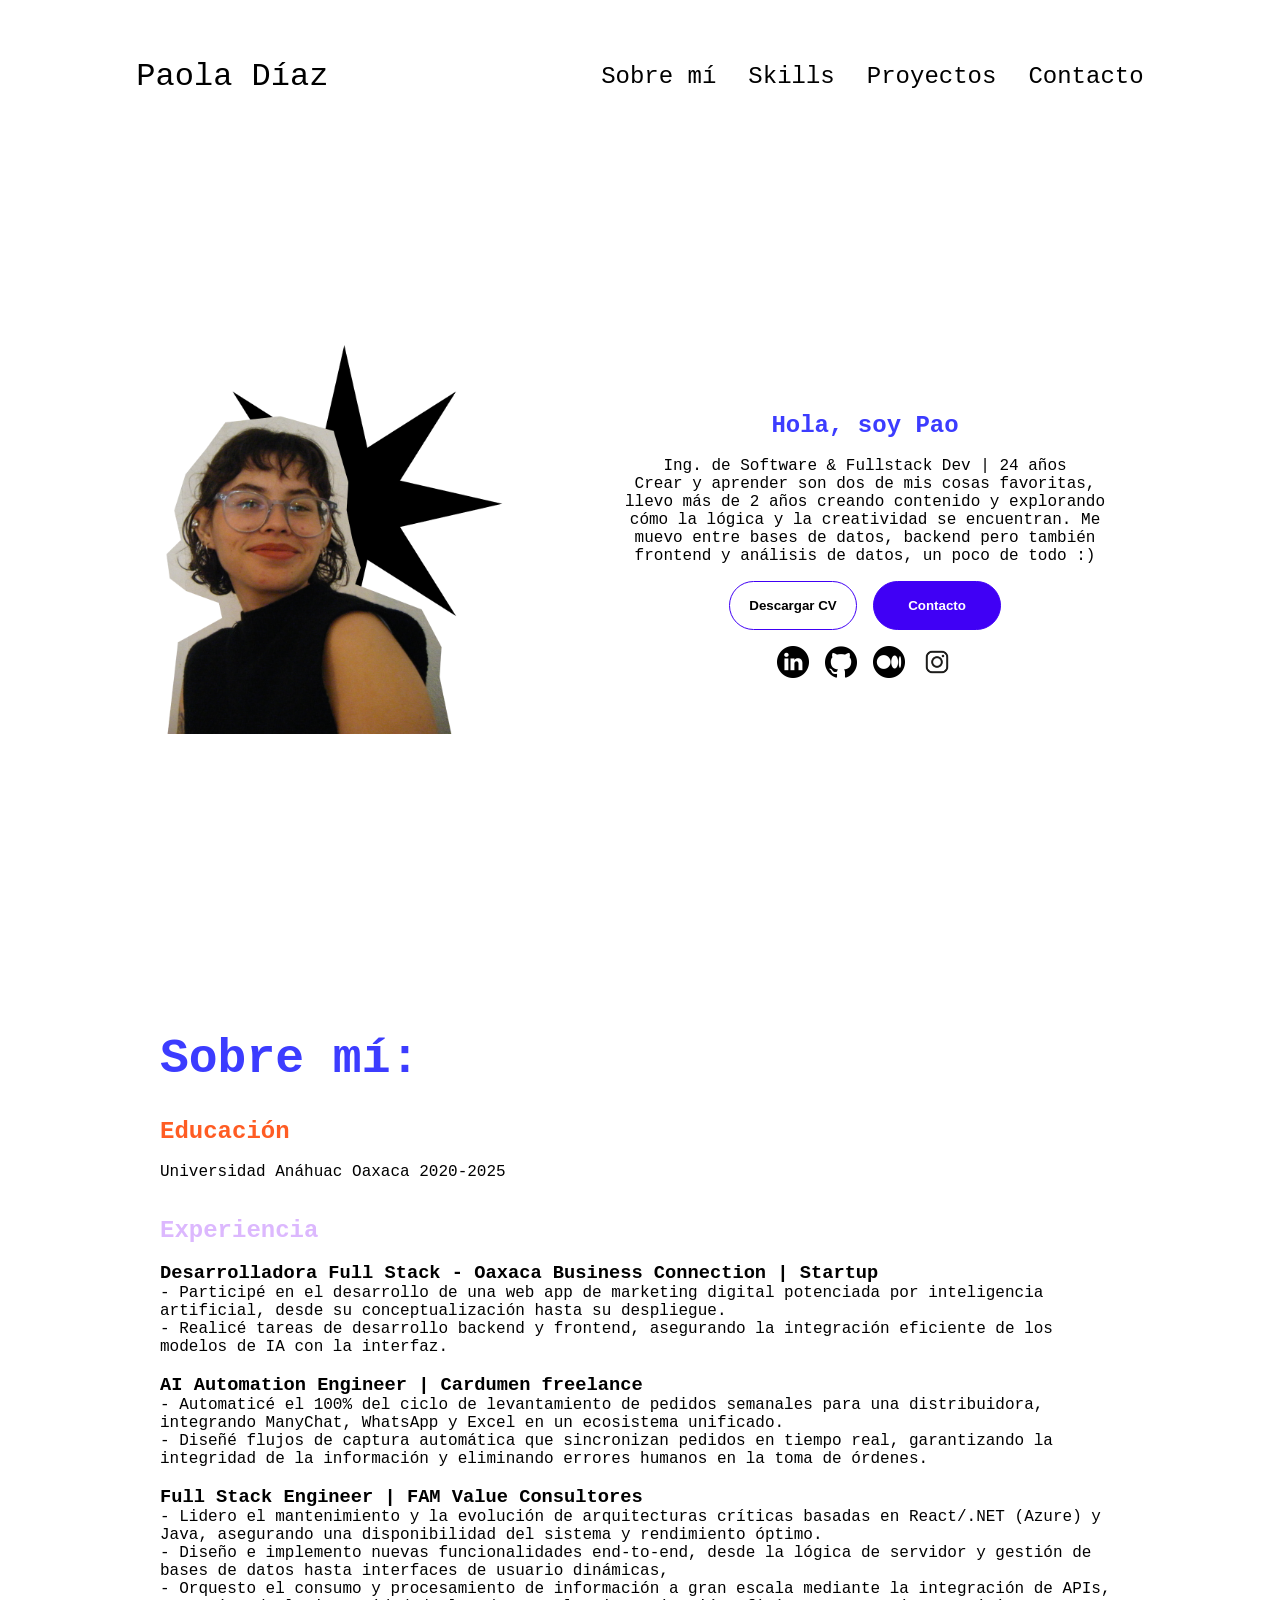
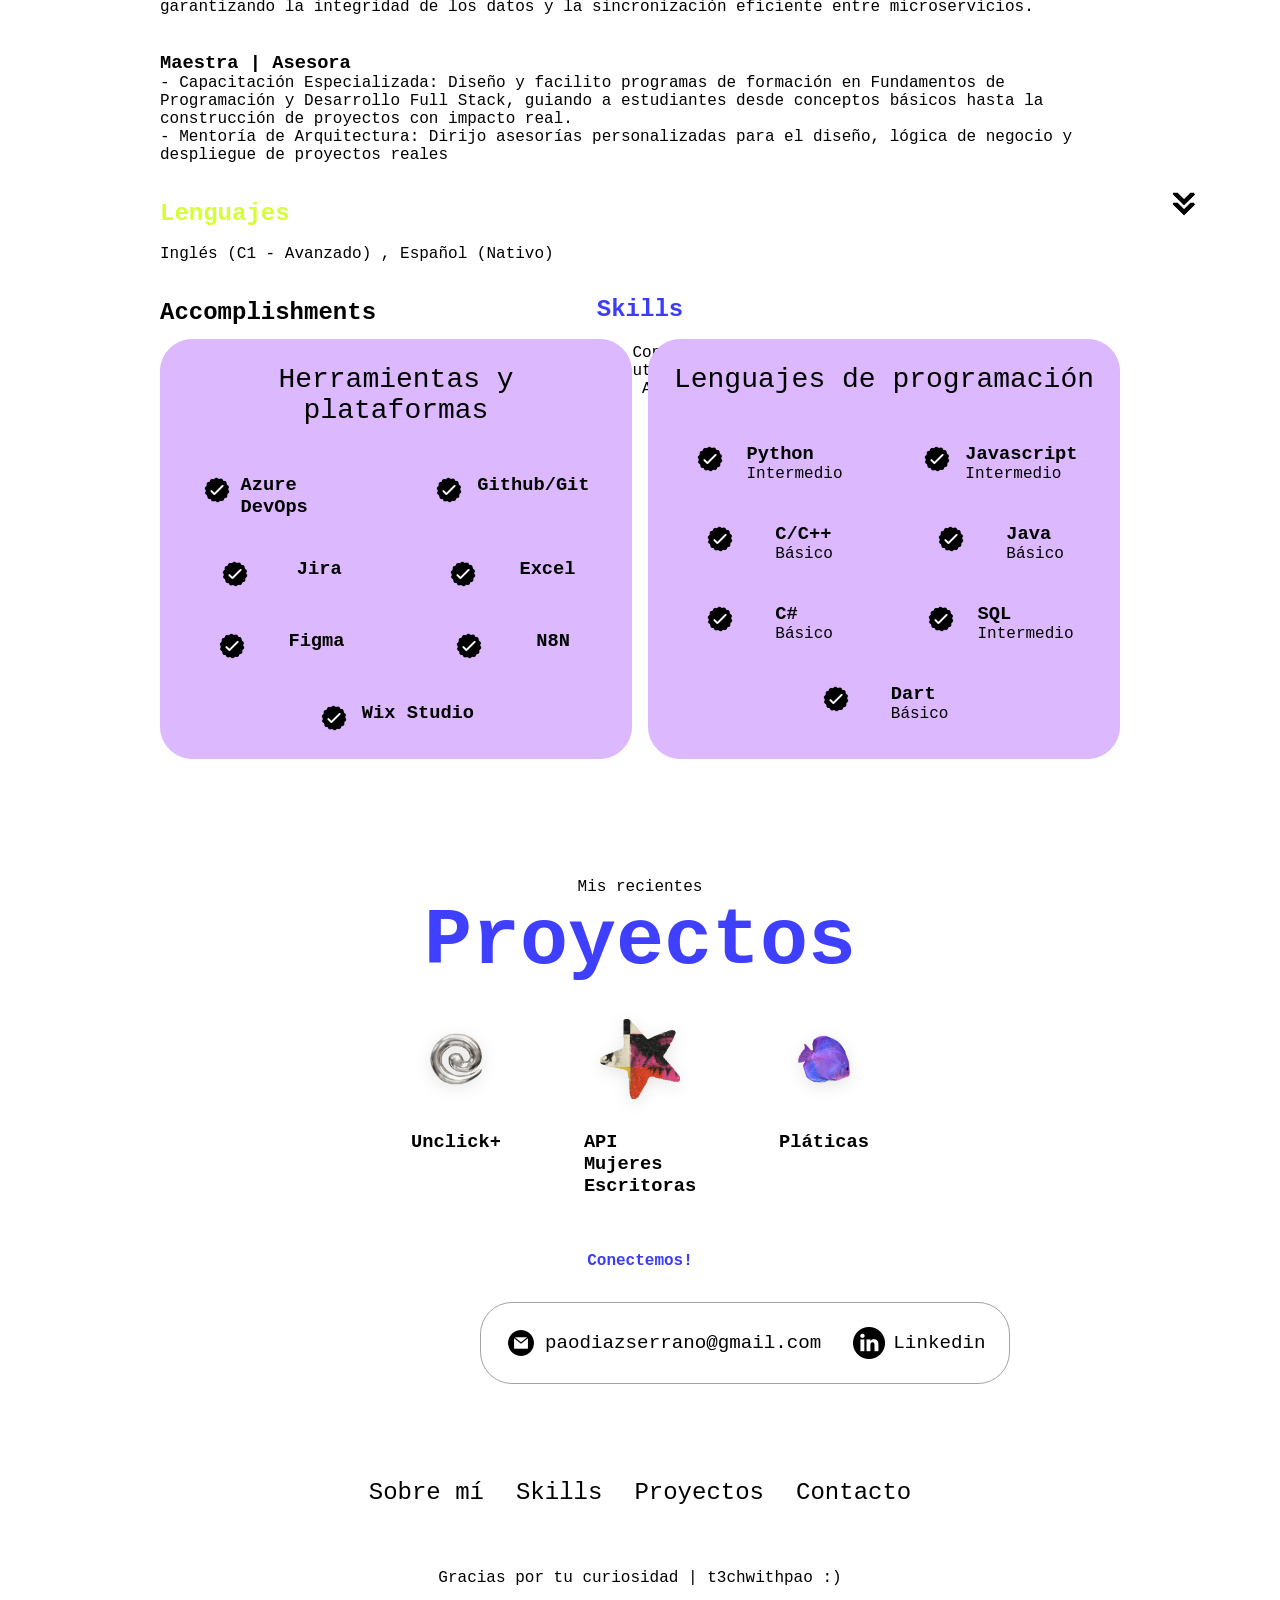
<file: index.html>
<!DOCTYPE html>
<html lang="en">
<head>
    <meta charset="UTF-8">
    <meta name="viewport" content="width=device-width, initial-scale=1.0">
    <title>My portfolio</title>
    <link rel="stylesheet" href="style.css">
    <link rel="stylesheet" href="mediaqueries.css">
   <link rel="icon" href="./assets/star.png" type="image/png">
</head>
<body>
  <nav id="desktop-nav">
    <div class="logo">Paola Díaz</div>
    <div>
      <ul class="nav-links">
        <li><a href="#about">Sobre mí</a></li>
        <li><a href="#skills">Skills</a></li>
        <li><a href="#projects">Proyectos</a></li>
        <li><a href="#contact">Contacto</a></li>
      </ul>
    </div>
  </nav>
    <nav id="hamburger-nav">
      <div class="logo">Paola Díaz</div>
      <div class="hamburger-menu">
        <div class="hamburger-icon" onclick="toggleMenu()">
          <span></span>
          <span></span>
          <span></span>
        </div>
        <div class="menu-links">
          <li><a href="#about" onclick="toggleMenu()">Sobre mí</a></li>
          <li><a href="#experience" onclick="toggleMenu()">Experiencia</a></li>
          <li><a href="#projects" onclick="toggleMenu()">Proyectos</a></li>
          <li><a href="#contact" onclick="toggleMenu()">Contacto</a></li>
        </div>
      </div>
    </nav>
    <section id="profile">
        <div class="section__pic-container">
            <img src="./assets/pp.png" alt="Paola Díaz profile picture"/>
        </div>
        <div class="section__text">
            <h1 class="title">Hola, soy Pao</h1>
            <br>
            <p class="section__text__p2">

                Ing. de Software & Fullstack Dev | 24 años
              <br>
              Crear y aprender son dos de mis cosas favoritas, llevo más de 2 años creando contenido y explorando cómo la lógica y la creatividad se encuentran.
              Me muevo entre bases de datos, backend pero también frontend y análisis de datos, un poco de todo :)
          </p>
            <div class="btn-container">
                <button class="btn btn-color-2" onclick="window.open('./assets/PaolaDiaz_CV.pdf')">
                    Descargar CV
                </button>            
            <button class="btn btn-color-1"  onclick="location.href='./#contact' "">
                Contacto
            </button>
            </div>
    <div id="socials-container">
        <img src="./assets/linkedin.png" alt="my linkedin profile" class="icon" onclick="redirectTolinkedin()">
        <img src="./assets/github.png" alt="my github profile" class="icon" onclick="redirectToGitHub()">
        <img src="./assets/medium.png" alt="my Medium profile" class="icon" onClick="redirectToMedium()">
        <img src="./assets/ig.png" alt="my Instagram profile" class="icon" onClick="redirectToInstagram()">
    </div>
    </div>
    </section>

    <section id="about">
      <div class="container1-about">
        <!-- Title -->
        <h1 class="title-cv">Sobre mí:</h1>

        <!-- Education Section -->
            <h2 class="education-title">Educación</h2>
            <br>
            <p class="education-detail">Universidad Anáhuac Oaxaca 2020-2025</p>
            <br>
            <br>

        <!-- Experience Section -->
            <h2 class="experience-title">Experiencia</h2>
            <br>
          <div>
                <h3>Desarrolladora Full Stack - Oaxaca Business Connection | Startup</h3>
                <p>
                    - Participé en el desarrollo de una web app de marketing digital potenciada por inteligencia
                    artificial, desde su conceptualización hasta su despliegue.
                    <br>
                    - Realicé tareas de desarrollo backend y frontend, asegurando la integración eficiente de los
                    modelos de IA con la interfaz.
                </p>
                <br>
            </div>
            <div>
                <h3>AI Automation Engineer | Cardumen freelance</h3>
                <p>
                    - Automaticé el 100% del ciclo de levantamiento de pedidos semanales para una distribuidora, integrando ManyChat, WhatsApp y Excel en un ecosistema unificado.
                    <br>
                    - Diseñé flujos de captura automática que sincronizan pedidos en tiempo real, garantizando la integridad de la información y eliminando errores humanos en la toma de órdenes.
                </p>
                <br>
            </div>
            <div>
                <h3>Full Stack Engineer | FAM Value Consultores</h3>
                <p>
                    - Lidero el mantenimiento y la evolución de arquitecturas críticas basadas en React/.NET (Azure) y Java, asegurando una disponibilidad del sistema y rendimiento óptimo.
                    <br>
                    - Diseño e implemento nuevas funcionalidades end-to-end, desde la lógica de servidor y gestión de bases de datos hasta interfaces de usuario dinámicas,
                    <br>
                    - Orquesto el consumo y procesamiento de información a gran escala mediante la integración de APIs, garantizando la integridad de los datos y la sincronización eficiente entre microservicios.
                </p>
                <br>
                <br>
            </div>
            <div>
                <h3>Maestra | Asesora</h3>
                <p>
                  - Capacitación Especializada: Diseño y facilito programas de formación en Fundamentos de Programación y Desarrollo Full Stack, guiando a estudiantes desde conceptos básicos hasta la construcción de proyectos con impacto real.
                  <br>
                  - Mentoría de Arquitectura: Dirijo asesorías personalizadas para el diseño, lógica de negocio y despliegue de proyectos reales
                </p>
                <br>
                <br>
            </div>
        <!-- Languages -->
            <h2 class="languages-title">Lenguajes</h2>
            <br>
            <p>Inglés (C1 - Avanzado) , Español (Nativo)</p>
            <br>
            <br>

        <!-- Accomplishments Section -->
            <h2>Accomplishments</h2>
            <br>
            <ul>
                <li id="li-accomplishments">ICPC - International Collegiate Programming Contest (2021)</li>
                <li id="li-accomplishments">Vice President of ACM-W Association for Computing Machinery for Women (2022)</li>
                <li id="li-accomplishments">Founder of the first Congress in Universidad Anáhuac Oaxaca “MIA” to empower women in STEM (2021-2023)</li>
            </ul>
    </div>
        <img src="./assets/arrow.png" alt="Arrow icon" class="icon arrow"
        onclick="location.href='./#skills' " >
    </section>

    <section id="skills">
        <h1 class="title">Skills</h1>
        <div class="skills-details-container">
          <div class="about-containers">
            <div class="details-container">
              <h2 class="skills-sub-title">Herramientas y plataformas</h2>
              <div class="article-container">
                <article>
                  <img
                    src="./assets/checkmark.png"
                    alt="Experience icon"
                    class="icon"
                  />
                  <div>
                    <h3>Azure DevOps</h3>
                  </div>
                </article>
                <article>
                  <img
                    src="./assets/checkmark.png"
                    alt="Experience icon"
                    class="icon"
                  />
                  <div>
                    <h3>Github/Git</h3>
                  </div>
                </article>
                <article>
                  <img
                    src="./assets/checkmark.png"
                    alt="Experience icon"
                    class="icon"
                  />
                  <div>
                    <h3>Jira</h3>
                  </div>
                </article>
                <article>
                  <img
                    src="./assets/checkmark.png"
                    alt="Experience icon"
                    class="icon"
                  />
                  <div>
                    <h3>Excel</h3>
                  </div>
                </article>
                <article>
                  <img
                    src="./assets/checkmark.png"
                    alt="Experience icon"
                    class="icon"
                  />
                  <div>
                    <h3>Figma</h3>
                  </div>
                </article>
                <article>
                  <img
                    src="./assets/checkmark.png"
                    alt="Experience icon"
                    class="icon"
                  />
                  <div>
                    <h3>N8N</h3>
                  </div>
                </article>
                <article>
                  <img
                    src="./assets/checkmark.png"
                    alt="Experience icon"
                    class="icon"
                  />
                  <div>
                    <h3>Wix Studio</h3>
                  </div>
                </article>
              </div>
            </div>
            <div class="details-container">
              <h2 class="skills-sub-title">Lenguajes de programación</h2>
              <div class="article-container">
                <article>
                  <img
                    src="./assets/checkmark.png"
                    alt="Experience icon"
                    class="icon"
                  />
                  <div>
                    <h3>Python</h3>
                    <p>Intermedio</p>
                  </div>
                </article>
                <article>
                  <img
                    src="./assets/checkmark.png"
                    alt="Experience icon"
                    class="icon"
                  />
                  <div>
                    <h3>Javascript</h3>
                    <p>Intermedio</p>
                  </div>
                </article>
                <article>
                  <img
                    src="./assets/checkmark.png"
                    alt="Experience icon"
                    class="icon"
                  />
                  <div>
                    <h3>C/C++</h3>
                    <p>Básico</p>
                  </div>
                </article>
                <article>
                  <img
                    src="./assets/checkmark.png"
                    alt="Experience icon"
                    class="icon"
                  />
                  <div>
                    <h3>Java</h3>
                    <p>Básico</p>
                  </div>
                </article>
                <article>
                  <img
                    src="./assets/checkmark.png"
                    alt="Experience icon"
                    class="icon"
                  />
                  <div>
                    <h3>C#</h3>
                    <p>Básico</p>
                  </div>
                </article>
                <article>
                  <img
                    src="./assets/checkmark.png"
                    alt="Experience icon"
                    class="icon"
                  />
                  <div>
                    <h3>SQL</h3>
                    <p>Intermedio</p>
                  </div>
                </article>
                <article>
                  <img
                    src="./assets/checkmark.png"
                    alt="Experience icon"
                    class="icon"
                  />
                  <div>
                    <h3>Dart</h3>
                    <p>Básico</p>
                  </div>
                </article>
              </div>
              
            </div>
            
          </div>
        </div>

<section id="projects">
  <div class="projects-container">
    <p class="section__text__p1">Mis recientes</p>
    <h1 id="title-projects">Proyectos</h1>
    
    <div class="projects-grid">
      <a href="https://paodiazs.github.io/unclick/" class="project-card" target="_blank">
        <img src="./assets/spiral.png" alt="Icono TuriOax" class="project-icon-img">
        <h3 class="project-title">Unclick+</h3>
      </a>

      <a href="https://t3chwithpao.my.canva.site/mujeres-escritoras-api" class="project-card" target="_blank">
        <img src="./assets/star1.png" alt="Icono Afrodia" class="project-icon-img">
        <h3 class="project-title">API Mujeres Escritoras</h3>
      </a>

      <a href="platicas.html" class="project-card" target="_blank">
        <img src="./assets/pez.png" alt="Icono Pandas" class="project-icon-img">
        <h3 class="project-title">Pláticas</h3>
      </a>

    </div>
  </div>



      <section id="contact">
        <h1 class="title">Conectemos!</h1>
        <div class="contact-info-upper-container">
            <div class="contact-info-container">
                <img src="./assets/email.png" alt="email icon" class="icon contact-icon">
                <p><a href="mailto:paodiazserrano@gmail.com">paodiazserrano@gmail.com</a></p>
            </div>
            <div class="contact-info-container">
                <img src="./assets/linkedin.png" alt="linkedin icon" class="icon contact-icon">
                <p><a href="https://www.linkedin.com/in/paola-diaz-ser" target="_blank">Linkedin</a></p>
            </div>
        </div>
      </section>
<footer>
    <nav>
        <div class="nav-links-container">
            <ul class="nav-links">
                <li><a href="#about">Sobre mí</a></li>
                <li><a href="#skills">Skills</a></li>
                <li><a href="#projects">Proyectos</a></li>
                <li><a href="#contact">Contacto</a></li>
            </ul>
        </div>
    </nav>
    
    <p>Gracias por tu curiosidad | t3chwithpao :) </p>
</footer>

    <script src="script.js"></script>

</body>
</html>
</file>
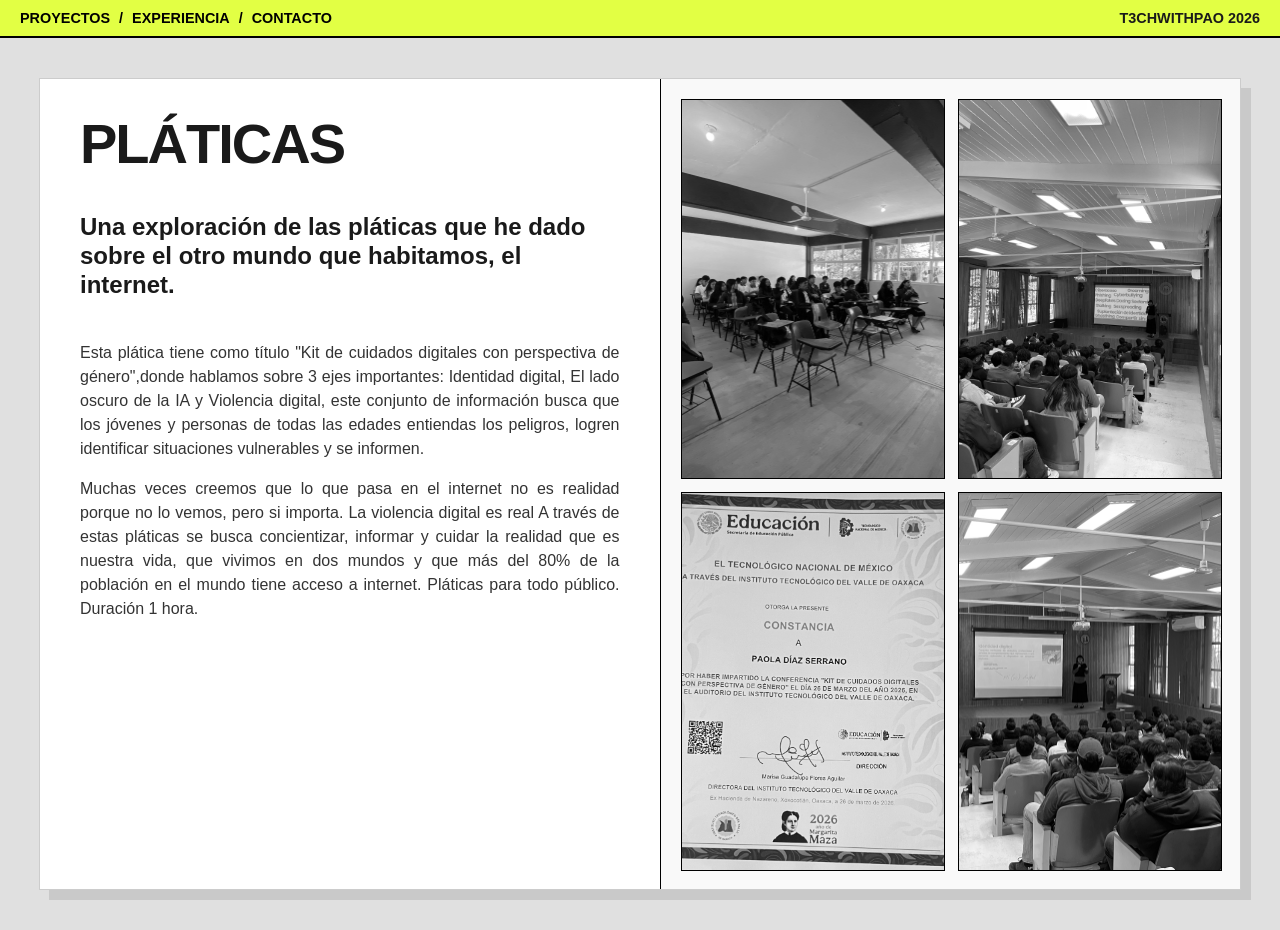
<file: platicas.html>
<!DOCTYPE html>
<html lang="es">
<head>
    <meta charset="UTF-8">
    <meta name="viewport" content="width=device-width, initial-scale=1.0">
    <title>Diseño Editorial Moderno</title>
    <style>
        /* Estilos generales inspirados en el diseño proporcionado */
        body {
            margin: 0;
            padding: 0;
            font-family: 'Helvetica Neue', Helvetica, Arial, sans-serif;
            background-color: #e0e0e0; /* Gris de fondo */
            color: #1a1a1a;
        }

        /* Barra superior amarilla vibrante */
        .top-bar {
            background-color: #e2ff44; 
            padding: 10px 20px;
            display: flex;
            justify-content: space-between;
            align-items: center;
            font-weight: bold;
            text-transform: uppercase;
            font-size: 0.9rem;
            border-bottom: 2px solid #000;
        }

        .main-container {
            display: flex;
            min-height: 90vh;
            background-color: #fff;
            max-width: 1200px;
            margin: 40px auto;
            border: 1px solid #ccc;
            box-shadow: 10px 10px 0px rgba(0,0,0,0.1);
        }

        /* Sección de Texto (Izquierda) */
        .text-section {
            flex: 1;
            padding: 40px;
            border-right: 1.5px solid #000;
            display: flex;
            flex-direction: column;
        }

        h1 {
            font-size: 3.5rem;
            line-height: 0.9;
            margin: 0 0 20px 0;
            text-transform: uppercase;
            letter-spacing: -2px;
            font-weight: 900;
        }

        .description {
            font-size: 1.5rem;
            font-weight: bold;
            margin-bottom: 25px;
            line-height: 1.2;
        }

        .long-text {
            font-size: 1rem;
            line-height: 1.5;
            color: #333;
            text-align: justify;
        }

        /* Sección de Collage (Derecha) */
        .image-section {
            flex: 1;
            background-color: #f9f9f9;
            display: grid;
            grid-template-columns: repeat(2, 1fr);
            grid-template-rows: repeat(2, 1fr);
            gap: 15px;
            padding: 20px;
        }

        .image-section img {
            width: 100%;
            height: 100%;
            object-fit: cover;
            filter: grayscale(100%); /* Efecto blanco y negro como la foto */
            transition: filter 0.3s ease;
            border: 1px solid #000;
        }

        .image-section img:hover {
            filter: grayscale(0%);
        }

        /* Responsive */
        @media (max-width: 850px) {
            .main-container {
                flex-direction: column;
                margin: 10px;
            }
            .text-section {
                border-right: none;
                border-bottom: 1.5px solid #000;
            }
            h1 { font-size: 2.5rem; }
        }

        /* Esto asegura que el enlace se vea igual siempre */
.nav-link, .nav-link:visited, .nav-link:active {
    text-decoration: none;
    color: #000000; /* O el color que prefieras (negro en este caso) */
}

/* Opcional: un efecto visual solo cuando pasas el mouse por encima */
.nav-link:hover {
    color: #555555; 
}

.nav-links {
    display: flex;
    gap: 10px; /* Aquí controlas el espacio exacto entre palabras y barras */
    align-items: center;
}

.separator {
    color: #000;
    font-weight: bold;    margin: 0 -1px; 
}
    
</style>
</head>
<body>

    <div class="top-bar">
        <div class="nav-links">      
        <a href="index.html#projects" class="nav-link">PROYECTOS</a>
        <span class="separator">/</span>
        <a href="index.html#experience" class="nav-link">EXPERIENCIA </a>    
        <span class="separator">/</span>
        <a href="index.html#contact" class="nav-link">CONTACTO </a>    
        </div> 


<div>t3chwithpao 2026</div>
    </div>

    <main class="main-container">
        <!-- Sección de contenido -->
        <section class="text-section">
            <h1>Pláticas</h1>
            <p class="description">Una exploración de las pláticas que he dado sobre el otro mundo que habitamos, el internet.</p>
            
            <div class="long-text">
                <p>
                    Esta plática tiene como título "Kit de cuidados digitales con perspectiva de género",donde hablamos
                    sobre 3 ejes importantes: Identidad digital, El lado oscuro de la IA y Violencia digital, este conjunto de información 
                    busca que los jóvenes y personas de todas las edades entiendas los peligros, logren identificar situaciones vulnerables y se informen.
                </p>
                <p>
                    Muchas veces creemos que lo que pasa en el internet no es realidad porque no lo vemos, pero si importa.
                    La violencia digital es real
                    A través de estas pláticas se busca concientizar, informar y cuidar la realidad que es nuestra vida, que vivimos en dos mundos y que más del 80% de la 
                    población en el mundo tiene acceso a internet.

                    Pláticas para todo público.
                    Duración 1 hora.

            </div>
        </section>

        <!-- Sección de Collage -->
        <section class="image-section">
            <img src="./assets/platica_cobao.jpeg" alt="Imagen 1">
            <img src="./assets/platica_itvo.jpeg" alt="Imagen 2">
            <img src="./assets/constancia_platica.jpeg" alt="Imagen 3">
            <img src="./assets/platica_itvo2.jpeg" alt="Imagen 4">
        </section>
    </main>

</body>
</html>
</file>
<file: style.css>
/*           GENERAL            */

@import url("https://fonts.googleapis.com/css2?family=Poppins:wght@300;400;500;600&display=swap");

* {
  margin: 0;
  padding: 0;
}



body {
  font-family: "JetBrains", monospace;
}

html {
        /*when we click a link it doesn´t instantly go to the section, it scroll down gently*/
  scroll-behavior: smooth;
}

/*          TRANSITION          */
/*physically change between two styles*/

a,
.btn {
  transition: all 300ms ease;
}

/* DESKTOP NAV */

nav,
.nav-links {
  display: flex;
}

nav {
  justify-content: space-around;
  align-items: center;
  height: 17vh;
}

.nav-links {
  gap: 2rem;
  list-style: none;
  font-size: 1.5rem;
}

/*          nav links               */

a {
  color: black;
  text-decoration: none;
  text-decoration-color: white;
}
/*when we pass over our mouse */
a:hover {
  color: #DCB8FE;
  text-decoration: underline;
      /*this is the space between the text and the underline*/
  text-underline-offset: 1rem;
  text-decoration-color: #DCB8FE;
}

.logo {
  font-size: 2rem;
}

/*when we pass over our mouse in the LOGO */
.logo:hover {
  cursor: default;
}

/*          HAMBURGER MENU          */

#hamburger-nav {
  display: none;
}

.hamburger-menu {
  position: relative;
  display: inline-block;
}

.hamburger-icon {
  display: flex;
  flex-direction: column;
  justify-content: space-between;
  height: 24px;
  width: 30px;
  cursor: pointer;
}

.hamburger-icon span {
  width: 100%;
  height: 2px;
  background-color: black;
  transition: all 0.3 ease-in-out;
}

.menu-links {
  position: absolute;
  top: 100%;
  right: 0;
  background-color: white;
  width: fit-content;
  max-height: 0;
  overflow: hidden;
  transition: all 0.3 ease-in-out;
}

.menu-links a {
  display: block;
  padding: 10px;
  text-align: center;
  font-size: 1.5rem;
  color: black;
  text-decoration: none;
  transition: all 0.3 ease-in-out;
}

.menu-links li {
  list-style: none;
}
/*the one we created in js*/
.menu-links.open {
  max-height: 300px;
}

.hamburger-icon.open span:first-child {
  transform: rotate(45deg) translate(10px, 5px);
}

.hamburger-icon.open span:nth-child(2) {
  opacity: 0;
}

.hamburger-icon.open span:last-child {
  transform: rotate(-45deg) translate(10px, -5px);
}

.hamburger-icon span:first-child {
  transform: none;
}

.hamburger-icon span:first-child {
  opacity: 1;
}

.hamburger-icon span:first-child {
  transform: none;
}

/*          SECTIONS            */

section {
  padding-top: 4vh;
  height: 96vh;
  margin: 0 10rem;
  box-sizing: border-box;
  min-height: fit-content;
}

.section-container {
  display: flex;
}

/*          PROFILE SECTION             */

#profile {
  display: flex;
  justify-content: center;
  gap: 5rem;
  height: 80vh;
}

.section__pic-container {
  display: flex;
  height: 400px;
  width: 400px;
  margin: auto 0;
}

.section__text {
  align-self: center;
  text-align: center;
}

.section__text p {
  font-weight: 200;
}

.section__text__p1 {
  text-align: center;
}

.section__text__p2 {
  font-size: 1rem;
  margin-bottom: 1rem;
}

.title {
  font-size: rem;
  text-align: center;
  color: #3c3cff;
}

#socials-container {
  display: flex;
  justify-content: center;
  margin-top: 1rem;
  gap: 1rem;
}

/*          ICONS           */

.icon {
  cursor: pointer;
  height: 2rem;
}

/*          BUTTONS             */

.btn-container {
  display: flex;
  justify-content: center;
  gap: 1rem;
}

.btn {
  font-weight: 600;
  transition: all 300ms ease;
  padding: 1rem;
  width: 8rem;
  border-radius: 2rem;
}

.btn-color-1,
.btn-color-2 {
  border: #4000F5 0.1rem solid;
}

.btn-color-1:hover,
.btn-color-2:hover {
  cursor: pointer;
}

.btn-color-1,
.btn-color-2:hover {
  background: #4000F5;
  color: white;
}

.btn-color-1:hover {
  background: white;
  color: black;
}

.btn-color-2 {
  background: none;
}

.btn-color-2:hover {
  border: rgb(255, 255, 255) 0.1rem solid;
}

.btn-container {
  gap: 1rem;
}

.btn-color-3 {
  background: #D4FF34;
  border: #D4FF34 0.1rem solid;
}
.btn-color-3:hover {
  background-color:  black;
  border: black 0.1rem solid;
  color: white;
}

/*          ABOUT SECTION           */



/* Title */
.title-cv {
  font-size: 3rem;
  color: #3c3cff;
  font-weight: bold;
  text-align: left;
  margin-bottom: 2rem;
}

.education-title{
  color: #FF5C23;
}
.experience-title{
  color: #DCB8FE;
}

.languages-title{
  color: #D4FF34;
}
#li-accomplishments{
  margin-left: 50px;
}



#about {
  position: relative;
}

.text-container{
  font-size: 1.5rem;
  color: #4000F5;
}

.about-containers {
  gap: 1rem;
  margin-bottom: 5rem;
  margin-top: 1rem;
}

.about-details-container {
  justify-content: center;
  flex-direction: column;
}

.about-containers,
.about-details-container {
  display: flex;
}

.arrow {
  position: absolute;
  right: -5rem;
  bottom: 2.5rem;
}

.details-container {
  padding: 1.5rem;
  flex: 1;
  border-radius: 2rem;
  border: rgb(53, 53, 53) 0.1rem solid;
  border-color: #DCB8FE;
  text-align: center;
  background-color: #DCB8FE;
}

.section-container {
  gap: rem;
  height: 80%;
}


/*          skills SECTION          */

#skills {
  position: relative;
}

.skills-sub-title {
  color: black;
  font-weight: 20;
  font-size: 1.75rem;
  margin-bottom: 3rem;
}

.skills-details-container {
  display: flex;
  justify-content: center;
  flex-direction: column;
  
  
}

.article-container {
  display: flex;
  text-align: initial;
  flex-wrap: wrap;
  flex-direction: row;
  gap: 2.5rem;
  justify-content: space-around;
}

article {
  display: flex;
  width: 10rem;
  justify-content: space-around;
  gap: 0.5rem;

}

article .icon {
  cursor: default;
  
}

/*              projects section             */


/* Contenedor de la sección */
.projects-container {
  display: flex;
  flex-direction: column;
  align-items: center;
  justify-content: center;
  padding: 0.2rem;
}
#title-projects{
    font-size: 5rem;
    color:#3f3fff

}

/* LA FILA HORIZONTAL */
.projects-grid {
  display: flex;
  flex-direction: row; /* Fuerza la alineación horizontal */
  justify-content: center; /* Centra los proyectos en pantalla */
  align-items: flex-start; 
  gap: 4rem; /* Espacio parejo entre cada proyecto */
  margin-top: 2rem;
  width: 100%;
  flex-wrap: nowrap; /* Evita que se bajen a otra línea en pantallas grandes */
}

/* La tarjeta del proyecto */
.project-card {
  display: flex;
  flex-direction: column;
  align-items: center;
  text-decoration: none;
  transition: transform 0.3s ease;
  width: 120px; /* Limita el ancho de cada bloque */
}

.project-card:hover {
  transform: translateY(-5px); /* Efecto sutil al pasar el mouse */
}

/* TAMAÑO DE LA IMAGEN (Más pequeña) */
.project-icon-img {
  width: 200px; /* Ajusta este número si las quieres aún más pequeñas */
  height: 80px;
  object-fit: contain;
  margin-bottom: 1rem;
  filter: drop-shadow(0px 4px 8px rgba(0,0,0,0.1)); /* Sombra suave para que resalte el metal */
}



/* Ajuste para móviles (para que no se salgan de la pantalla) */
@media screen and (max-width: 600px) {
  .projects-grid {
    flex-wrap: wrap; /* En celulares muy pequeños sí permitimos que se acomoden */
    gap: 2rem;
  }
}

#projects {
  position: relative;
}

.color-container1 {
  border-color: rgb(163, 163, 163);
  background: #3c3cff;
  color: white;
}

.project-img {
  border-radius: 2rem;
  width: 90%;
  height: 90%;
}

.project-title {
  margin: 1rem;
  color: black;
}


/*          CONTACT          */

#contact {
  display: flex;
  justify-content: center;
  flex-direction: column;
  height: 70vh;
}

.contact-info-upper-container {
  display: flex;
  justify-content: center;
  border-radius: 2rem;
  border: rgb(53, 53, 53) 0.1rem solid;
  border-color: rgb(163, 163, 163);
  background: (250, 250, 250);
  margin: 2rem auto;
  padding: 0.5rem;
}

.contact-info-container {
  display: flex;
  align-items: center;
  justify-content: center;
  gap: 0.5rem;
  margin: 1rem;
}

.contact-info-container p {
  font-size: larger;
}

.contact-icon {
  cursor: default;
}

.email-icon {
  height: 2.5rem;
}

/*          footer           */

footer {
  height: 26vh;
  margin: 0 1rem;
}

footer p {
  text-align: center;
}



/*BUTTONS PROJECTS*/
.btn-color-3 {
  background: #D4FF34;
  border: #D4FF34 0.1rem solid;
}
.btn-color-3:hover {
  background-color:  black;
  border: black 0.1rem solid;
  color: white;
}

.color-container2 {
  border-color: #DCB8FE;
  background: #DCB8FE;
  color: white;
}
.color-container3 {
  border-color: #FF5C23;
  background: #FF5C23;
}
.btn-color-4 {
  background: #DCB8FE;
  border: #DCB8FE 0.1rem solid;
  color: white;
}
.btn-color-4:hover {
  background-color:  black;
  border: black 0.1rem solid;
  color: white;
}
.btn-color-5 {
  background: #4000F5;
  border: #4000F5 0.1rem solid;
  color: white;
}
.btn-color-5:hover {
  background-color:  black;
  border: black 0.1rem solid;
  color: white;
}

.title-gd{
  font-size: 3rem;
  text-align: center;
  color: #D4FF34;
}


.container-gd {
  display: flex;
  align-items: center;
  justify-content: space-between;
  max-width: 1200px;
  margin: 50px auto;
  padding: 20px;
  background-color: #3c3cff;
  color: white;
  border-radius: 60px;
}

.text-section-gd {
  flex: 1;
  padding: 20px;
}

.image-section {
  flex: 1;
  text-align: right;
}

.image-section-gd img {
  max-width: 100%;
  height: auto;
  border-radius: 60px;
  display: flex;
  text-align: initial;
  flex-wrap: wrap;
  flex-direction: row;
  gap: 2.5rem;
  justify-content: space-around;
}

.container-gd1 {
  display: flex;
  align-items: center;
  justify-content: space-between;
  max-width: 1200px;
  margin: 50px auto;
  padding: 20px;
  background-color: #D4FF34;
  color: #FF5C23;
  border-radius: 60px;
}
</file>
<file: mediaqueries.css>
@media screen and (max-width: 1400px) {
    #profile {
      height: 83vh;
      margin-bottom: 6rem;
    }
    .about-containers {
      flex-wrap: wrap;
    }
    #contact,
    #projects {
      height: fit-content;
    }
  }
  
  @media screen and (max-width: 1200px) {
    #desktop-nav {
      display: none;
    }
    #hamburger-nav {
      display: flex;
    }
    #experience,
    .experience-details-container {
      margin-top: 2rem;
    }
    #profile,
    .section-container {
      display: block;
    }
    .arrow {
      display: none;
    }
    section,
    .section-container {
      height: fit-content;
    }
    section {
      margin: 0 5%;
    }
    .section__pic-container {
      width: 275px;
      height: 275px;
      margin: 0 auto 2rem;
    }
    .about-containers {
      margin-top: 0;
    }
  }
  
  @media screen and (max-width: 600px) {
    #contact,
    footer {
      height: 40vh;
    }
    #profile {
      height: 83vh;
      margin-bottom: 0;
    }
    article {
      font-size: 1rem;
    }
    footer nav {
      height: fit-content;
      margin-bottom: 2rem;
    }
    .about-containers,
    .contact-info-upper-container,
    .btn-container {
      flex-wrap: wrap;
    }
    .contact-info-container {
      margin: 0;
    }
    .contact-info-container p,
    .nav-links li a {
      font-size: 1rem;
    }
    .experience-sub-title {
      font-size: 1.25rem;
    }
    .logo {
      font-size: 1.5rem;
    }
    .nav-links {
      flex-direction: column;
      gap: 0.5rem;
      text-align: center;
    }
    .section__pic-container {
      width: auto;
      height: 46vw;
      justify-content: center;
    }
    .section__text__p2 {
      font-size: 1.25rem;
    }
    .title {
      font-size: 2rem;
    }
    .text-container {
      text-align: justify;
    }
  }
</file>
